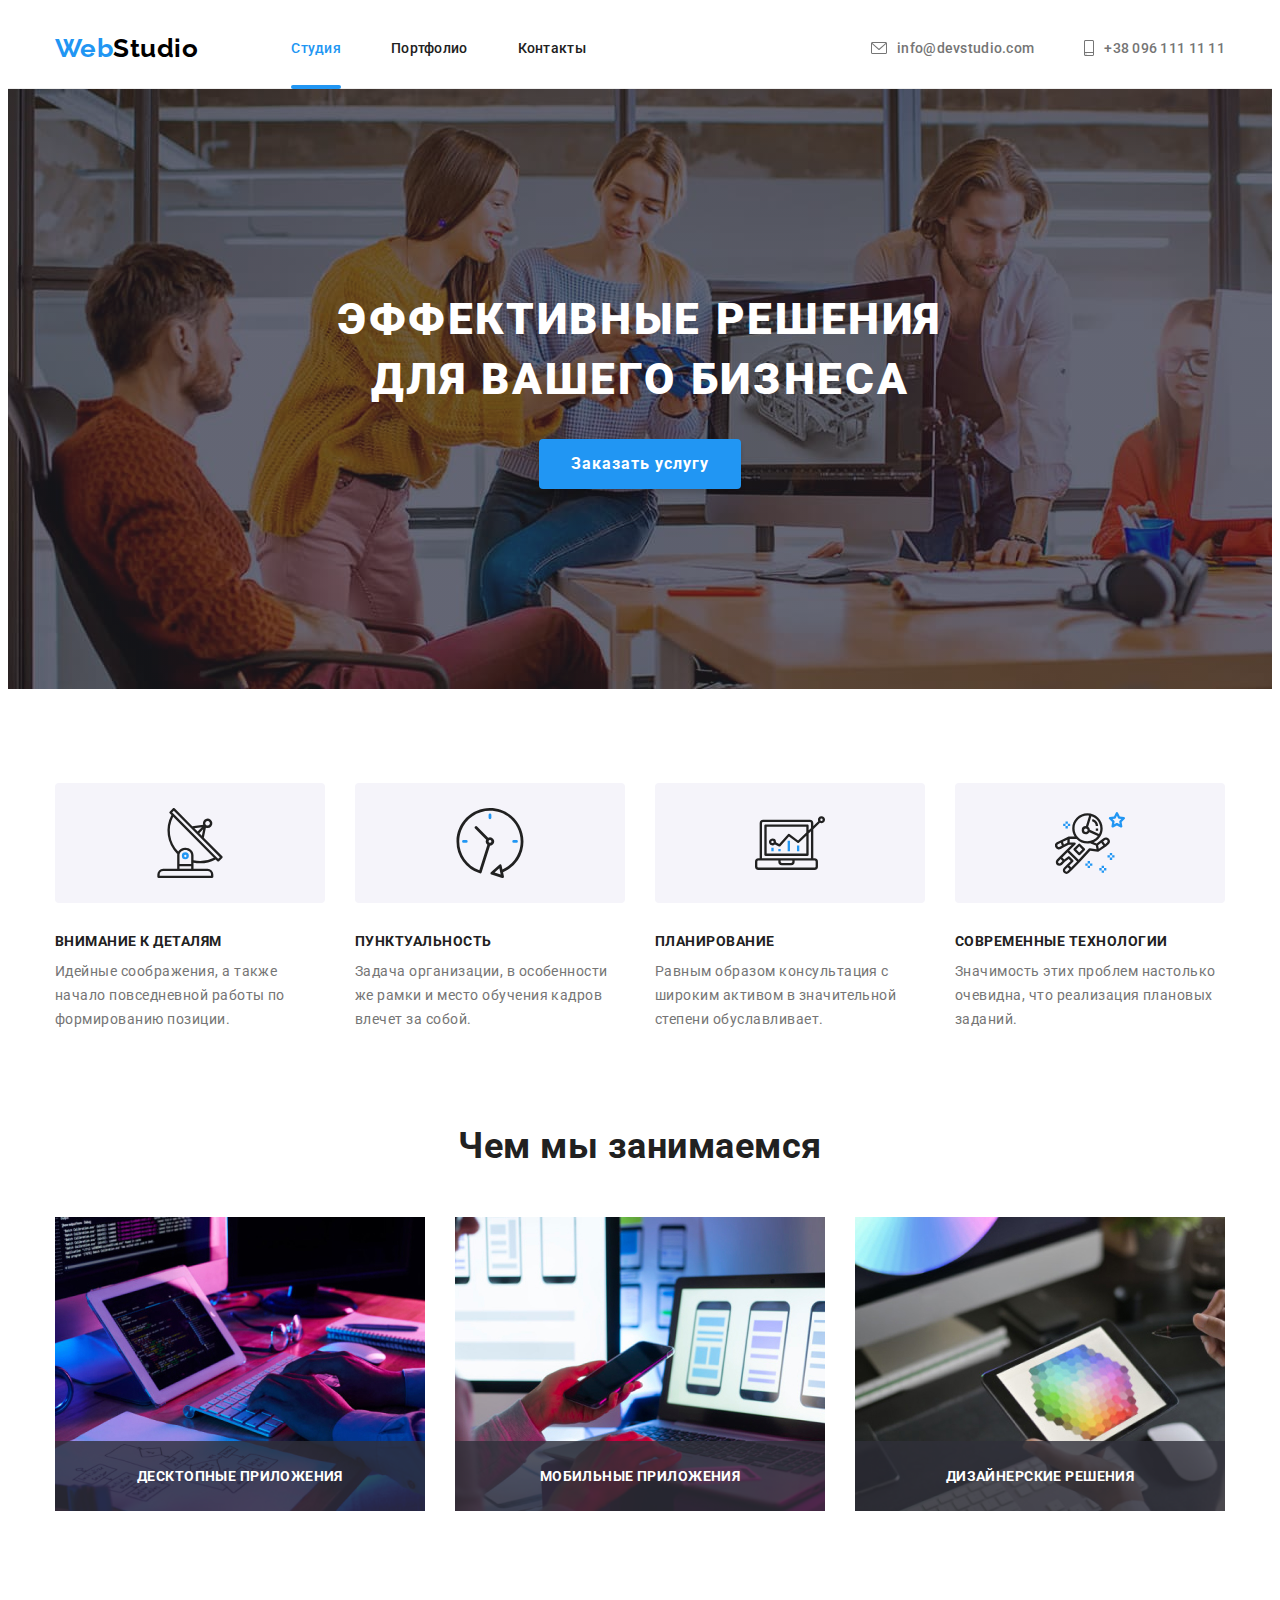
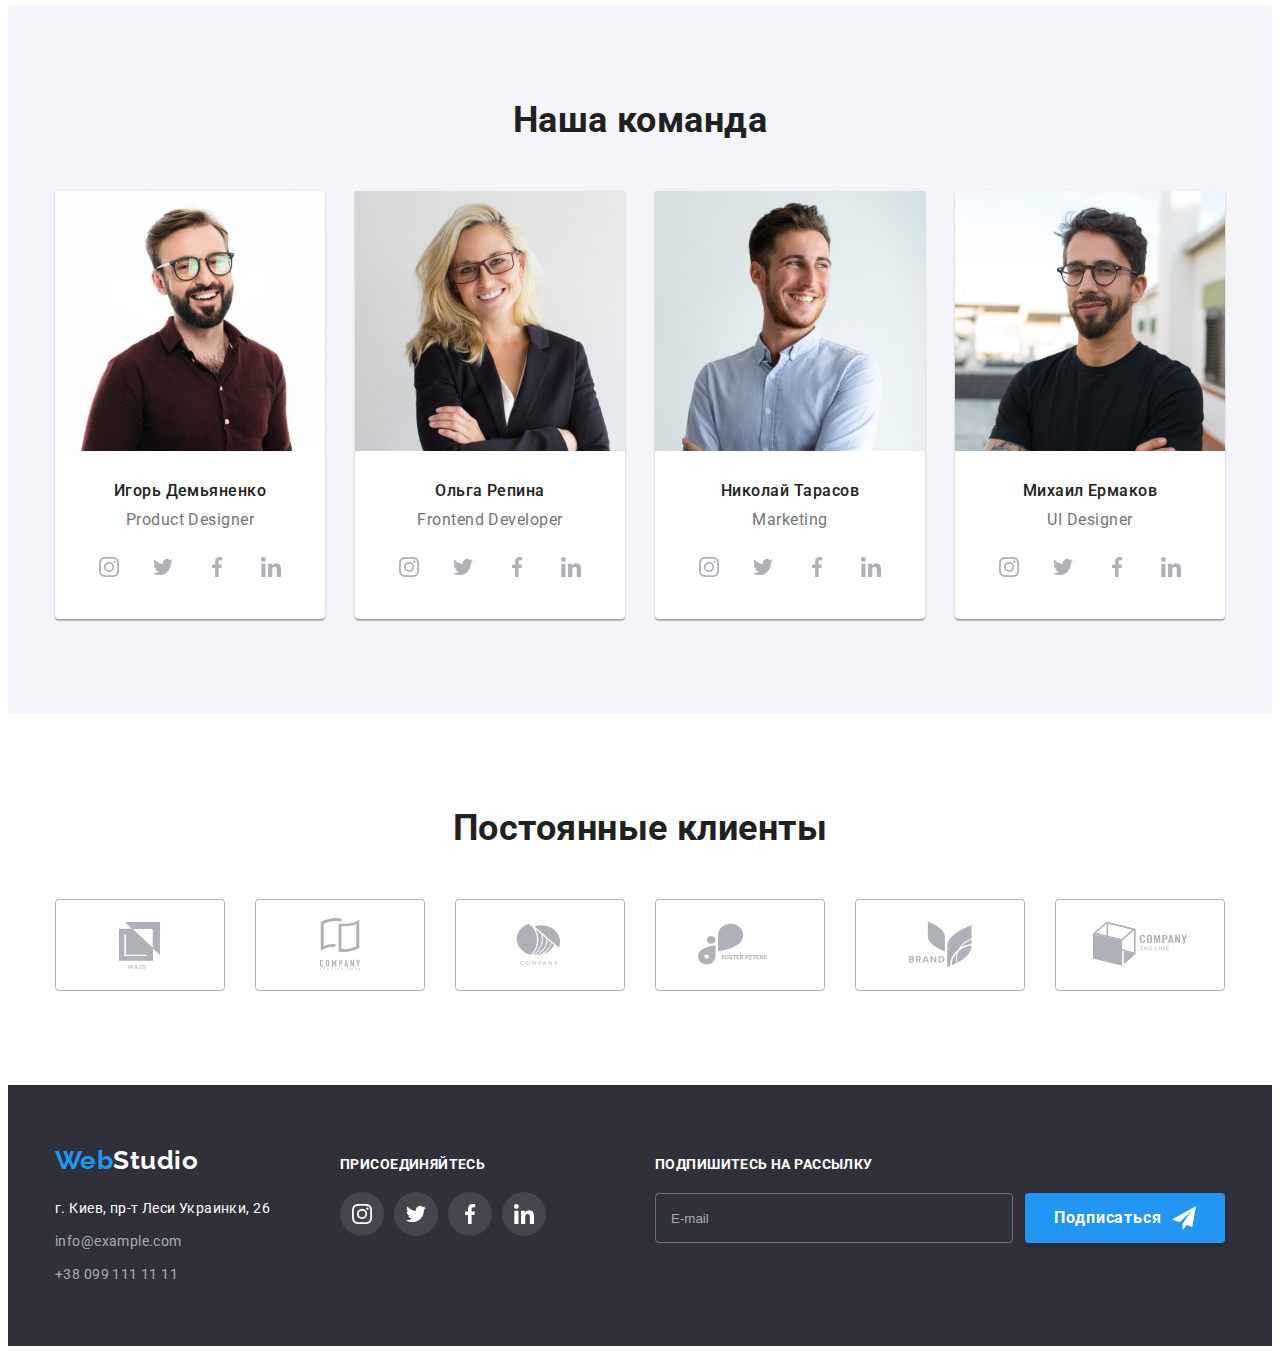
<file: index.html>
<!DOCTYPE html>
<html lang="ru">
<head>
    <meta charset="UTF-8">
    <meta http-equiv="X-UA-Compatible" content="IE=edge">
    <meta name="viewport" content="width=device-width, initial-scale=1.0">
    <link rel="stylesheet" href="https://cdnjs.cloudflare.com/ajax/libs/modern-normalize/1.1.0/modern-normalize.min.css" integrity="sha512-wpPYUAdjBVSE4KJnH1VR1HeZfpl1ub8YT/NKx4PuQ5NmX2tKuGu6U/JRp5y+Y8XG2tV+wKQpNHVUX03MfMFn9Q==" crossorigin="anonymous" referrerpolicy="no-referrer" />
    <link rel="stylesheet" href="./styles.css">
    <link href="https://fonts.googleapis.com/css2?family=Raleway:wght@700&family=Roboto:wght@400;500;700;900&display=swap" rel="stylesheet">
    <title>Студия</title>
</head>
<body>
    <header>
        <div class="container header-alignment">
            <a href="./index.html" lang="en" class="link logo-header"><span class="logo-part">Web</span>Studio</a>
            <nav>
            <ul class="list menu-alignment">
                <li><a href="./index.html" class="link main-menu current">Cтудия</a></li>
                <li><a href="./portfolio.html" class="link main-menu">Портфолио</a></li>
                <li><a href="" class="link main-menu">Контакты</a></li>
            </ul>
            </nav>
            <ul class="list contacts-alignment">
                <li><a class="link contacts-header" href="mailto:info@devstudio.com"> 
                    <svg class="contacts-icon" width="16" height="12">
                        <use href="./images/sprite.svg#icon-mail"></use>
                    </svg>
                    info@devstudio.com</a></li>
                <li><a class="link contacts-header" href="tel:+380961111111">
                    <svg class="contacts-icon" width="10" height="16">
                        <use href="./images/sprite.svg#icon-tel"></use>
                    </svg>+38 096 111 11 11</a></li>
            </ul>
        </div>
    </header>
    <main>
        <section class="section hero">
            <div class="container">
                <h1 class="header-hero">Эффективные решения для вашего бизнеса</h1>
                <button type="button" class="hero-button" data-modal-open>Заказать услугу</button>
            </div>            
        </section>
        <section class="section">
            <div class="container">
                <h2 class="visually-hidden">Features</h2>
                <ul class="list alignment">
                    <li class="feature">
                        <div class="feature-box">
                            <svg width="70" height="70">
                            <use href="./images/sprite.svg#icon-antenna"/></svg>
                        </div>
                        <h3 class="feature-header">Внимание к деталям</h3>
                        <p class="feature-paragraph">Идейные соображения, а также начало повседневной работы по формированию позиции.</p>
                    </li>
                    <li class="feature">
                        <div class="feature-box">
                            <svg width="70" height="70">
                            <use href="./images/sprite.svg#icon-clock"/></svg>
                        </div>
                        <h3 class="feature-header">Пунктуальность</h3>
                        <p class="feature-paragraph">Задача организации, в особенности же рамки и место обучения кадров влечет за собой.</p>
                    </li>
                    <li class="feature">
                        <div class="feature-box">
                            <svg width="70" height="70">
                            <use href="./images/sprite.svg#icon-diagram"/></svg>
                        </div>
                        <h3 class="feature-header">Планирование</h3>
                        <p class="feature-paragraph">Равным образом консультация с широким активом в значительной степени обуславливает.</p>
                    </li>
                    <li class="feature">
                        <div class="feature-box">
                            <svg width="70" height="70">
                            <use href="./images/sprite.svg#icon-astronaut"/></svg>
                        </div>
                        <h3 class="feature-header">Современные технологии</h3>
                        <p class="feature-paragraph">Значимость этих проблем настолько очевидна, что реализация плановых заданий.</p>
                    </li>
                </ul>
            </div>
        </section>
        <section class="section no-padding">
            <div class="container">
                <h2 class="index-header">Чем мы занимаемся</h2>
                <ul class="list alignment">
                    <li class="employment">
                        <img src="./images/index/img1.jpg" alt="Программирование" width="370" height="294">
                        <p class="label">Десктопные приложения</p>
                    </li>
                    <li class="employment">
                        <img src="./images/index/img2.jpg" alt="Разработка" width="370" height="294">
                        <p class="label">Мобильные приложения</p>
                    </li>
                    <li class="employment">
                        <img src="./images/index/img3.jpg" alt="Дизайн" width="370" height="294">
                        <p class="label">Дизайнерские решения</p>
                    </li>
                </ul>   
            </div>
        </section>
        <section class="section team">
            <div class="container">
                <h2 class="index-header">Наша команда</h2>
                <ul class="list alignment">
                    <li class="team-card">
                        <img src="./images/index/igor.jpg" alt="Ольга Репина" width="270" height="260">
                        <div class="team-cards">
                            <h3 class="team-name">Игорь Демьяненко</h3>
                            <p class="team-post" lang="en">Product Designer</p>       
                            <ul class="list social-networks">
                                <li><a href="#" class="link social-network">
                                    <svg class="sn-icon" width="20" height="20">
                                    <use href="./images/sprite.svg#icon-instagram"/></svg>
                                </a></li>
                                <li><a href="#" class="link social-network">
                                    <svg class="sn-icon" width="20" height="20">
                                    <use href="./images/sprite.svg#icon-twitter"/></svg>
                                </a>
                                </li>
                                <li><a href="#" class="link social-network">
                                    <svg class="sn-icon" width="20" height="20">
                                    <use href="./images/sprite.svg#icon-facebook"/></svg>
                                </a></li>
                                <li><a href="#" class="link social-network">
                                    <svg class="sn-icon" width="20" height="20">
                                    <use href="./images/sprite.svg#icon-linkedin"/></svg>
                                </a></li>
                            </ul>                     
                        </div>
                    </li>
                    <li class="team-card">
                        <img src="./images/index/olga.jpg" alt="Ольга Репина" width="270" height="260">
                        <div class="team-cards">
                            <h3 class="team-name">Ольга Репина</h3>
                            <p class="team-post" lang="en">Frontend Developer</p>
                            <ul class="list social-networks">
                                <li><a href="#" class="link social-network">
                                    <svg class="sn-icon" width="20" height="20">
                                    <use href="./images/sprite.svg#icon-instagram"/></svg>
                                </a></li>
                                <li><a href="#" class="link social-network">
                                    <svg class="sn-icon" width="20" height="20">
                                    <use href="./images/sprite.svg#icon-twitter"/></svg>
                                </a>
                                </li>
                                <li><a href="#" class="link social-network">
                                    <svg class="sn-icon" width="20" height="20">
                                    <use href="./images/sprite.svg#icon-facebook"/></svg>
                                </a></li>
                                <li><a href="#" class="link social-network">
                                    <svg class="sn-icon" width="20" height="20">
                                    <use href="./images/sprite.svg#icon-linkedin"/></svg>
                                </a></li>
                            </ul> 
                        </div>
                    </li>
                    <li class="team-card">
                        <img src="./images/index/nick.jpg" alt="Николай Тарасов" width="270" height="260">
                        <div class="team-cards">
                            <h3 class="team-name">Николай Тарасов</h3>
                            <p class="team-post" lang="en">Marketing</p>
                            <ul class="list social-networks">
                                <li><a href="#" class="link social-network">
                                    <svg class="sn-icon" width="20" height="20">
                                    <use href="./images/sprite.svg#icon-instagram"/></svg>
                                </a></li>
                                <li><a href="#" class="link social-network">
                                    <svg class="sn-icon" width="20" height="20">
                                    <use href="./images/sprite.svg#icon-twitter"/></svg>
                                </a>
                                </li>
                                <li><a href="#" class="link social-network">
                                    <svg class="sn-icon" width="20" height="20">
                                    <use href="./images/sprite.svg#icon-facebook"/></svg>
                                </a></li>
                                <li><a href="#" class="link social-network">
                                    <svg class="sn-icon" width="20" height="20">
                                    <use href="./images/sprite.svg#icon-linkedin"/></svg>
                                </a></li>
                            </ul> 
                        </div>
                    </li>
                    <li class="team-card">
                        <img src="./images/index/mikh.jpg" alt="Михаил Ермаков" width="270" height="260">
                        <div class="team-cards">
                            <h3 class="team-name">Михаил Ермаков</h3>
                            <p class="team-post" lang="en">UI Designer</p>
                            <ul class="list social-networks">
                                <li><a href="#" class="link social-network">
                                    <svg class="sn-icon" width="20" height="20">
                                    <use href="./images/sprite.svg#icon-instagram"/></svg>
                                </a></li>
                                <li><a href="#" class="link social-network">
                                    <svg class="sn-icon" width="20" height="20">
                                    <use href="./images/sprite.svg#icon-twitter"/></svg>
                                </a>
                                </li>
                                <li><a href="#" class="link social-network">
                                    <svg class="sn-icon" width="20" height="20">
                                    <use href="./images/sprite.svg#icon-facebook"/></svg>
                                </a></li>
                                <li><a href="#" class="link social-network">
                                    <svg class="sn-icon" width="20" height="20">
                                    <use href="./images/sprite.svg#icon-linkedin"/></svg>
                                </a></li>
                            </ul> 
                        </div>
                    </li>
                </ul>
            </div>
        </section>
        <section class="section">
            <div class="container">
                <h2 class="index-header">Постоянные клиенты</h2>
                <ul class="list clients">
                    <li class="client"><a href="#" class="link client-link">
                        <svg class="client-icon" width="106" height="60">
                        <use href="./images/sprite.svg#icon-Logo-1"/></svg>
                    </a></li>
                    <li class="client"><a href="#" class="link client-link">
                        <svg class="client-icon" width="106" height="60">
                        <use href="./images/sprite.svg#icon-Logo-2"/></svg>
                    </a></li>
                    <li class="client"><a href="#" class="link client-link">
                        <svg class="client-icon" width="106" height="60">
                        <use href="./images/sprite.svg#icon-Logo-3"/></svg>
                    </a></li>
                    <li class="client"><a href="#" class="link client-link">
                        <svg class="client-icon" width="106" height="60">
                        <use href="./images/sprite.svg#icon-Logo-4"/></svg>
                    </a></li>
                    <li class="client"><a href="#" class="link client-link">
                        <svg class="client-icon" width="106" height="60">
                        <use href="./images/sprite.svg#icon-Logo-5"/></svg>
                    </a></li>
                    <li class="client"><a href="#" class="link client-link">
                        <svg class="client-icon" width="106" height="60">
                        <use href="./images/sprite.svg#icon-Logo-6"/></svg>
                    </a></li>
                </ul>
            </div>
        </section>
    </main>
    <footer>
        <div class="container footer-alignment">
            <div class="links-footer">
                <a href="./index.html" lang="en" class="link logo-footer"><span class="logo-part">Web</span>Studio</a>
                <address>
                <ul class="list">
                    <li><a href="https://goo.gl/maps/jvZkEeuZgT2ocz416" rel="noopener nofollow noreferrer" class="link adress-footer">г. Киев, пр-т Леси Украинки, 26</a></li>
                    <li class="contacts-list-footer"><a href="mailto:info@example.com" class="link contacts-footer">info@example.com</a></li>
                    <li class="contacts-list-footer"><a href="tel:+380991111111" class="link contacts-footer">+38 099 111 11 11</a></li>
                </ul>
                </address> 
            </div>   
            <div class="sn-footer">
                <strong class="header-footer">присоединяйтесь</strong>
                <ul class="list social-networks">
                    <li><a href="#" class="link sn-footer-link">
                            <svg width="20" height="20">
                            <use href="./images/sprite.svg#icon-instagram"/></svg>
                        </a>
                    </li>
                    <li><a href="#" class="link sn-footer-link">
                            <svg width="20" height="20">
                            <use href="./images/sprite.svg#icon-twitter"/></svg>
                        </a>
                    </li>
                    <li><a href="#" class="link sn-footer-link">
                            <svg width="20" height="20">
                            <use href="./images/sprite.svg#icon-facebook"/></svg>
                        </a>
                    </li>
                    <li><a href="#" class="link sn-footer-link">
                            <svg width="20" height="20">
                            <use href="./images/sprite.svg#icon-linkedin"/></svg>
                        </a>
                    </li>
                </ul>
            </div> 
            <div class="send">
                <strong class="header-footer">подпишитесь на рассылку</strong>
                <form class="send-form">
                    <label>
                        <input type="email" name="email" class="send-email" placeholder="E-mail" required>
                    </label>
                    <button type="submit" class="send-button">
                            Подписаться
                            <svg width="24" height="24">
                                <use href="./images/sprite.svg#icon-send"/></svg>
                    </button>
                </form>
            </div>
        </div>
    </footer> 
    <div class="backdrop is-hidden" data-modal>
        <div class="modal">
            <button class="close-button" data-modal-close>
                <svg class="close-icon" width="11" height="11">
                <use href="./images/sprite.svg#icon-close"/></svg>
            </button>
            <strong class="modal-header">Оставьте свои данные, мы вам перезвоним</strong>
            <form class="modal-form">
                <div class="form-div">
                    <label for="name" class="form-label">Имя</label>
                    <input class="form-input" type="text" name="name" id="name" placeholder=" " required>
                    <svg width="18" height="18" class="modal-icon">
                        <use href="./images/sprite.svg#icon-person"/>
                    </svg>
                </div>
                <div class="form-div">
                    <label for="tel" class="form-label">Телефон</label>
                    <input class="form-input" type="tel" name="tel" id="tel" placeholder=" " required>
                    <svg width="18" height="18" class="modal-icon">
                        <use href="./images/sprite.svg#icon-phone"/>
                    </svg>
                </div>
                <div class="form-div">
                    <label for="email" class="form-label">Почта</label>
                    <input class="form-input" type="email" name="email" id="email" placeholder=" " required>
                    <svg width="18" height="18" class="modal-icon">
                        <use href="./images/sprite.svg#icon-email"/>
                    </svg>
                </div>
                <div class="form-div">
                    <label for="comment" class="form-label">Комментарий</label>
                    <textarea name="comment" id="comment" placeholder="Введите текст" class="comment-input"></textarea>
                </div>
                <div class="check-div">
                    <label class="check-label">
                        <input type="checkbox" class="checkbox" name="agree" value="agree" required>
                        <span class="check-icon"></span>Соглашаюсь с рассылкой и принимаю&nbsp;
                        <a href="#" class="link check-link">Условия договора</a>
                    </label>
                </div>
                <button type="submit" class="modal-button">
                    Отправить
                </button>
            </form>
        </div>
    </div>
    <script src="./modal.js"></script>
</body>
</html>
</file>
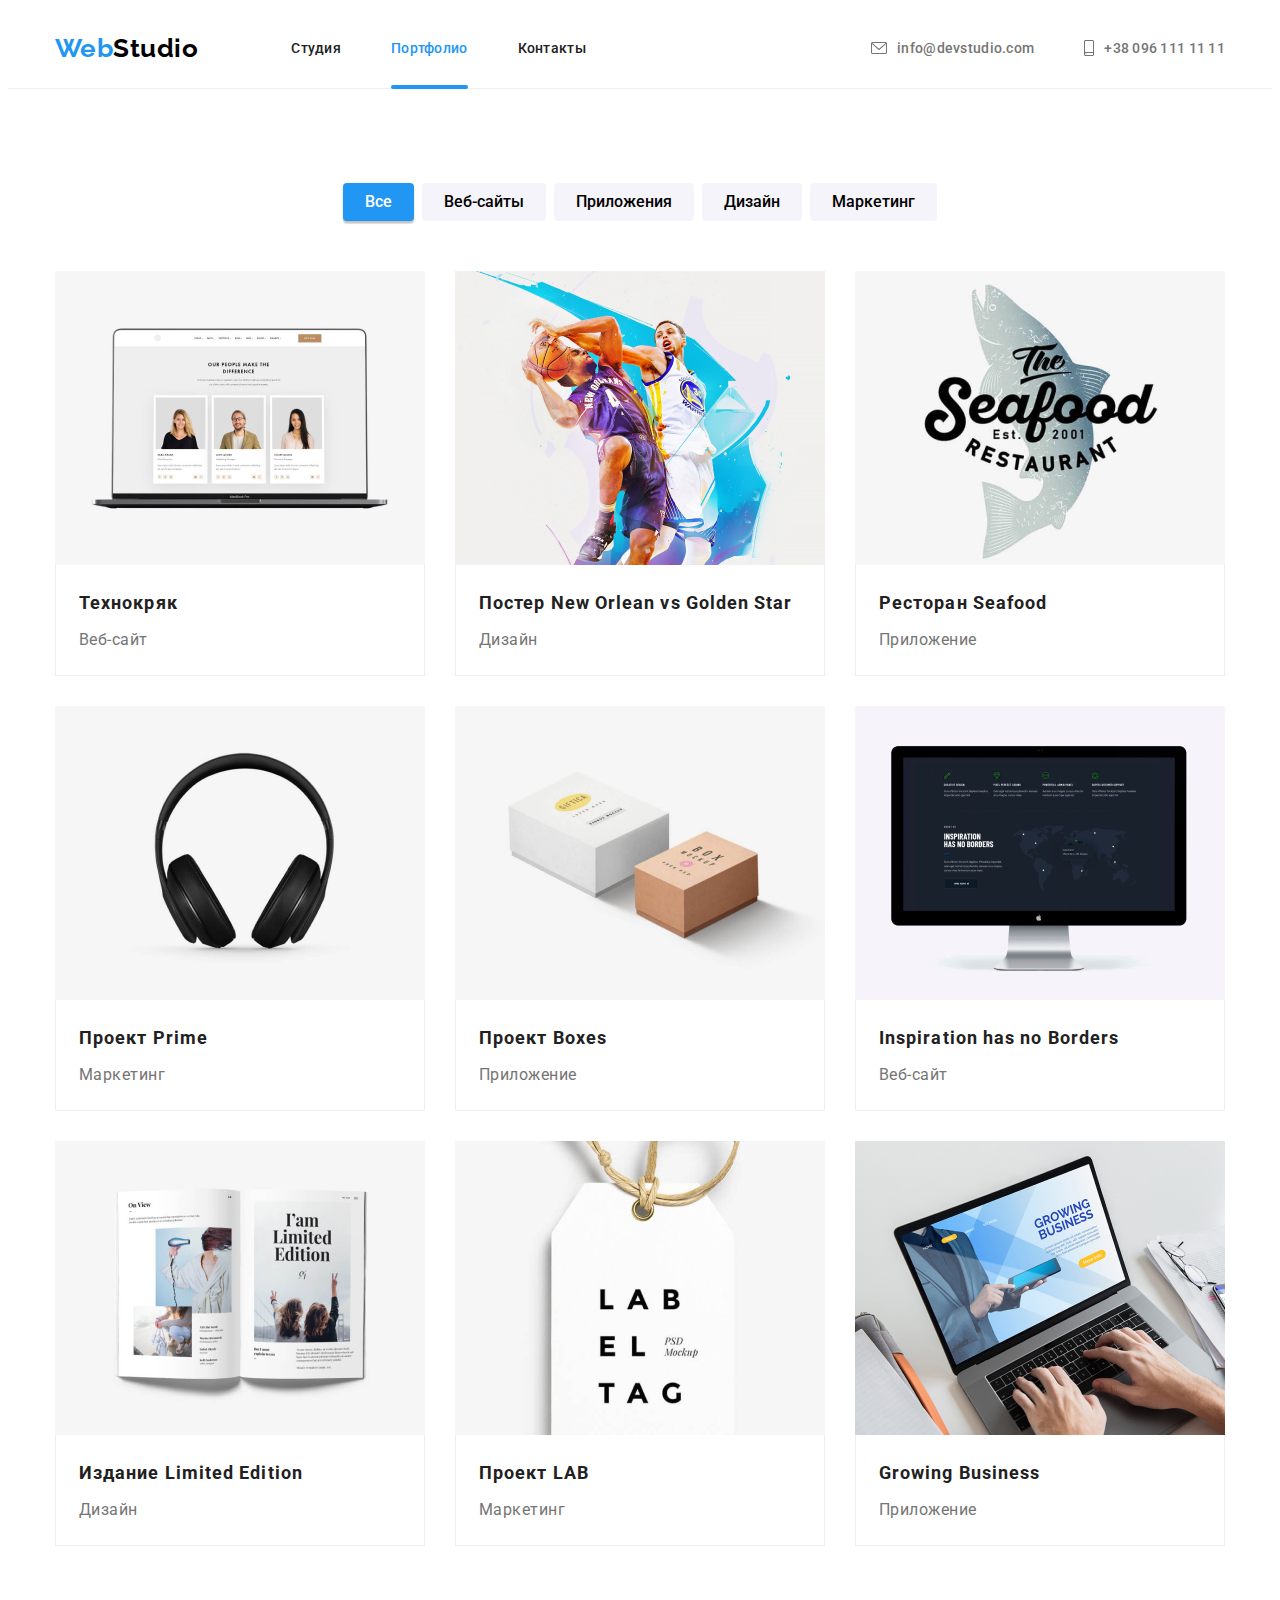
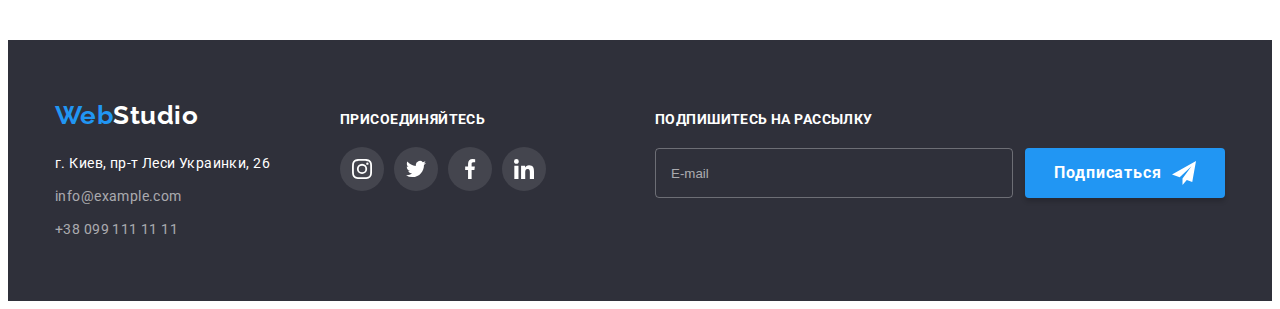
<file: portfolio.html>
<!DOCTYPE html>
<html lang="ru">
<head>
    <meta charset="UTF-8">
    <meta http-equiv="X-UA-Compatible" content="IE=edge">
    <meta name="viewport" content="width=device-width, initial-scale=1.0">
    <link rel="stylesheet" href="https://cdnjs.cloudflare.com/ajax/libs/modern-normalize/1.1.0/modern-normalize.min.css" integrity="sha512-wpPYUAdjBVSE4KJnH1VR1HeZfpl1ub8YT/NKx4PuQ5NmX2tKuGu6U/JRp5y+Y8XG2tV+wKQpNHVUX03MfMFn9Q==" crossorigin="anonymous" referrerpolicy="no-referrer" />
    <link rel="stylesheet" href="./styles.css">
    <link href="https://fonts.googleapis.com/css2?family=Raleway:wght@700&family=Roboto:wght@400;500;700;900&display=swap" rel="stylesheet">
    <title>Портфолио</title>
</head>
<body>
    <header>
        <div class="container header-alignment">
            <a href="./index.html" lang="en" class="link logo-header"><span class="logo-part">Web</span>Studio</a>
            <nav>
            <ul class="list menu-alignment">
                <li><a href="./index.html" class="link main-menu">Cтудия</a></li>
                <li><a href="./portfolio.html" class="link main-menu current">Портфолио</a></li>
                <li><a href="" class="link main-menu">Контакты</a></li>
            </ul>
            </nav>
            <ul class="list contacts-alignment">
                <li><a class="link contacts-header" href="mailto:info@devstudio.com"> 
                    <svg class="contacts-icon" width="16" height="12">
                        <use href="./images/sprite.svg#icon-mail"></use>
                    </svg>
                    info@devstudio.com</a></li>
                <li><a class="link contacts-header" href="tel:+380961111111">
                    <svg class="contacts-icon" width="10" height="16">
                        <use href="./images/sprite.svg#icon-tel"></use>
                    </svg>+38 096 111 11 11</a></li>
            </ul>
        </div>
    </header>
    <main>
        <section class="section">
            <div class="container">
                <h1 class="visually-hidden">Projects</h1>
                <ul class="list filters">
                    <li><button type="button" class="filter current-btn">Все</button></li>
                    <li><button type="button" class="filter">Веб-сайты</button></li>
                    <li><button type="button" class="filter">Приложения</button></li>
                    <li><button type="button" class="filter">Дизайн</button></li>
                    <li><button type="button" class="filter">Маркетинг</button></li>
                </ul>        
                <ul class="list projects">
                    <li class="project">
                        <a href="#" class="link project-link">
                            <div class="project-descr">
                                <img src="./images/portfolio/img1.jpg" alt="Технокряк" width="370" height="294">
                                <p class="overlay">Ресурс предлагает комплексные предложения с разным уровнем функционала и сервисов. Все это позволит посетителю получить исчерпывающие сведения о компании или частном лице.</p>
                            </div>
                            <div class="project-border">
                                <h2 class="project-header">Технокряк</h2>
                                <p class="project-paragraph">Веб-сайт</p>
                            </div>
                        </a>
                    </li>
                    <li class="project">
                        <a href="#" class="link project-link">
                            <div class="project-descr">
                                <img src="./images/portfolio/img2.jpg" alt="Постер New Orlean vs Golden Star" width="370" height="294">
                                <p class="overlay">Ресурс предлагает комплексные предложения с разным уровнем функционала и сервисов. Все это позволит посетителю получить исчерпывающие сведения о компании или частном лице.</p>
                            </div>                            
                            <div class="project-border">
                                <h2 class="project-header">Постер <span lang="en">New Orlean vs Golden Star</span></h2>
                                <p class="project-paragraph">Дизайн</p>
                            </div>
                        </a>
                    </li>
                    <li class="project">
                        <a href="#" class="link project-link">
                            <div class="project-descr">
                                <img src="./images/portfolio/img3.jpg" alt="Ресторан Seafood" width="370" height="294">
                                <p class="overlay">Ресурс предлагает комплексные предложения с разным уровнем функционала и сервисов. Все это позволит посетителю получить исчерпывающие сведения о компании или частном лице.</p>
                            </div>                            
                            <div class="project-border">
                                <h2 class="project-header">Ресторан <span lang="en">Seafood</span></h2>
                                <p class="project-paragraph">Приложение</p>
                            </div>
                        </a>
                    </li>
                    <li class="project">
                        <a href="#" class="link project-link">
                            <div class="project-descr">
                                <img src="./images/portfolio/img4.jpg" alt="Проект Prime" width="370" height="294">
                                <p class="overlay">Ресурс предлагает комплексные предложения с разным уровнем функционала и сервисов. Все это позволит посетителю получить исчерпывающие сведения о компании или частном лице.</p>
                            </div>                            
                            <div class="project-border">
                                <h2 class="project-header">Проект <span lang="en">Prime</span></h2>
                                <p class="project-paragraph">Маркетинг</p>
                            </div>
                        </a>
                    </li>
                    <li class="project">
                        <a href="#" class="link project-link">
                            <div class="project-descr">
                                <img src="./images/portfolio/img5.jpg" alt="Проект Boxes" width="370" height="294">
                                <p class="overlay">Ресурс предлагает комплексные предложения с разным уровнем функционала и сервисов. Все это позволит посетителю получить исчерпывающие сведения о компании или частном лице.</p>
                            </div>                            
                            <div class="project-border">
                                <h2 class="project-header">Проект <span lang="en">Boxes</span></h2>
                                <p class="project-paragraph">Приложение</p>
                            </div>
                        </a>
                    </li>
                    <li class="project">
                        <a href="#" class="link project-link">
                            <div class="project-descr">
                                <img src="./images/portfolio/img6.jpg" alt="Inspiration has no Borders" width="370" height="294">
                                <p class="overlay">Ресурс предлагает комплексные предложения с разным уровнем функционала и сервисов. Все это позволит посетителю получить исчерпывающие сведения о компании или частном лице.</p>
                            </div>            
                            <div class="project-border">
                                <h2 class="project-header" lang="en">Inspiration has no Borders</h2>
                                <p class="project-paragraph">Веб-сайт</p>
                            </div>
                        </a>
                    </li>
                    <li class="project">
                        <a href="#" class="link project-link">
                            <div class="project-descr">
                                <img src="./images/portfolio/img7.jpg" alt="Издание Limited Edition" width="370" height="294">
                                <p class="overlay">Ресурс предлагает комплексные предложения с разным уровнем функционала и сервисов. Все это позволит посетителю получить исчерпывающие сведения о компании или частном лице.</p>
                            </div>
                            <div class="project-border">
                                <h2 class="project-header">Издание <span lang="en">Limited Edition</span></h2>
                                <p class="project-paragraph">Дизайн</p>
                            </div>
                        </a>
                    </li>
                    <li class="project">
                        <a href="#" class="link project-link">
                            <div class="project-descr">
                                <img src="./images/portfolio/img8.jpg" alt="Проект LAB" width="370" height="294">
                                <p class="overlay">Ресурс предлагает комплексные предложения с разным уровнем функционала и сервисов. Все это позволит посетителю получить исчерпывающие сведения о компании или частном лице.</p>
                            </div>
                            <div class="project-border">
                                <h2 class="project-header">Проект <span lang="en">LAB</span></h2>
                                <p class="project-paragraph">Маркетинг</p> 
                            </div>                     
                        </a>
                    </li>
                    <li class="project">
                        <a href="#" class="link project-link">
                            <div class="project-descr">
                                <img src="./images/portfolio/img9.jpg" alt="Growing Business" width="370" height="294">
                                <p class="overlay">Ресурс предлагает комплексные предложения с разным уровнем функционала и сервисов. Все это позволит посетителю получить исчерпывающие сведения о компании или частном лице.</p>
                            </div>
                            <div class="project-border">
                                <h2 class="project-header" lang="en">Growing Business</h2>
                                <p class="project-paragraph">Приложение</p>   
                            </div>   
                        </a>
                    </li>
                </ul>
            </div>
        </section>
    </main>
    <footer>
        <div class="container footer-alignment">
            <div class="links-footer">
                <a href="./index.html" lang="en" class="link logo-footer"><span class="logo-part">Web</span>Studio</a>
                <address>
                <ul class="list">
                    <li><a href="https://goo.gl/maps/jvZkEeuZgT2ocz416" rel="noopener nofollow noreferrer" class="link adress-footer">г. Киев, пр-т Леси Украинки, 26</a></li>
                    <li class="contacts-list-footer"><a href="mailto:info@example.com" class="link contacts-footer">info@example.com</a></li>
                    <li class="contacts-list-footer"><a href="tel:+380991111111" class="link contacts-footer">+38 099 111 11 11</a></li>
                </ul>
                </address> 
            </div>   
            <div class="sn-footer">
                <h3 class="header-footer">присоединяйтесь</h3>
                <ul class="list social-networks">
                    <li><a href="#" class="link sn-footer-link">
                            <svg width="20" height="20">
                            <use href="./images/sprite.svg#icon-instagram"/></svg>
                        </a>
                    </li>
                    <li><a href="#" class="link sn-footer-link">
                            <svg width="20" height="20">
                            <use href="./images/sprite.svg#icon-twitter"/></svg>
                        </a>
                    </li>
                    <li><a href="#" class="link sn-footer-link">
                            <svg width="20" height="20">
                            <use href="./images/sprite.svg#icon-facebook"/></svg>
                        </a>
                    </li>
                    <li><a href="#" class="link sn-footer-link">
                            <svg width="20" height="20">
                            <use href="./images/sprite.svg#icon-linkedin"/></svg>
                        </a>
                    </li>
                </ul>
            </div>            
            <div class="send">
                <strong class="header-footer">подпишитесь на рассылку</strong>
                <form class="send-form">
                    <label>
                        <input type="email" name="email" class="send-email" placeholder="E-mail" required>
                    </label>
                    <button type="submit" class="send-button">
                            Подписаться
                            <svg width="24" height="24">
                                <use href="./images/sprite.svg#icon-send"/></svg>
                    </button>
                </form>
            </div>
        </div>
    </footer> 
</body>
</html>
</file>
<file: styles.css>
html {
    box-sizing: border-box;
}

*,
*::after,
*::before {
    box-sizing: inherit;
}

body {
    font-family: 'Roboto', 'Raleway', sans-serif;
    color: #212121;
    letter-spacing: 0.03em;
}

p,
h1,
h2,
h3,
h4,
h5,
h6 {
    margin: 0;
}


ul,
ol{
    margin: 0;
    padding-left: 0;
}

img {
    display: block;
    max-width: 100%;
    height: auto;
}


.container {
    width: 1200px;
    margin-left: auto;
    margin-right: auto;
    padding-left: 15px;
    padding-right: 15px;
}

:root {
    --bgd-color: #2F303A;
    --translucent-bgd-color: rgba(47, 48, 58, 0.4);
    --label-bgd-color: rgba(47, 48, 58, 0.8);
    --accent-color: #2196F3;
    --special-color: #188CE8;
    --p-color: #757575;
    --milk-color: #F5F4FA;
    --main-color: #212121;
    --clear-gray-color: rgba(255, 255, 255, 0.6);
    --email-border-color: rgba(255, 255, 255, 0.3);
    --light-gray-color: rgba(238, 238, 238, 1);
    --translucent-white-color: rgba(255, 255, 255, 0.1);
    --white-color: #fff;
    --black-color: #000;
    --sn-icon-color: #AFB1B8;
    --overlay-color: rgba(33, 150, 243, 0.9);
    --backdrop-color: rgba(0, 0, 0, 0.2);
    --border-btn-color: rgba(0, 0, 0, 0.1);
    --border-input-color: rgba(33, 33, 33, 0.2);
    --placeholder-color: rgba(117, 117, 117, 0.5);
    --button-shadow-color: rgba(0, 0, 0, 0.15);
}

.section {
    padding-top: 94px;
    padding-bottom: 94px;
}

.no-padding {
    padding-top: 0;
}

.link {
    text-decoration: none;
    transition: color 250ms cubic-bezier(0.4, 0, 0.2, 1);
}

.list {
    list-style-type: none;
}

.visually-hidden {
    position: absolute;
    width: 1px;
    height: 1px;
    margin: -1px;
    border: 0;
    padding: 0;
    white-space: nowrap;
    clip-path: inset(100%);
    clip: rect(0 0 0 0);
    overflow: hidden;
}

header {
    border-bottom: 1px solid var(--light-gray-color);
}

.logo-header {
    color: var(--black-color);
    font-family: 'Raleway';
    font-weight: 700;
    font-size: 26px;
    line-height: 31px;
    margin-right:93px;
    padding: 25px 0 24px;
}

.logo-part {
    color: var(--accent-color);
}

.header-alignment {
    display: flex;
    align-items: center;
}

.menu-alignment {
    display: flex;
    gap: 50px;
}

.main-menu {
    position: relative;
    color: inherit;
    letter-spacing: 0.02em;
    font-weight: 500;
    font-size: 14px;
    line-height: 16px;
    display: block;
    padding: 32px 0;    
}

.main-menu::after {
    position: absolute;
    bottom: -1px;
    content: '';
    display: block;
    width: 100%;
    height: 4px;
    background-color: var(--accent-color);
    border-radius: 2px;
    opacity: 0;
    transform: scaleX(0);
    transition: transform 250ms cubic-bezier(0.4, 0, 0.2, 1), opacity 250ms cubic-bezier(0.4, 0, 0.2, 1);
}

.main-menu:hover::after {
    opacity: 1;
    transform: scaleX(1);
}

.link:hover,
.link:focus,
.current {
    color: var(--accent-color);
}

.current::after {
    position: absolute;
    bottom: -1px;
    content: '';
    display: block;
    width: 100%;
    height: 4px;
    background-color: var(--accent-color);
    border-radius: 2px;
    opacity: 1;
    transform: scaleX(1);
}


.contacts-alignment {
    display: flex;
    margin-left: auto;
    gap: 50px;
}

.contacts-header {
    color: var(--p-color);
    font-weight: 500;
    font-size: 14px;
    line-height: 16px;
    letter-spacing: 0.02em;
    display: flex;
    justify-content: center;
    align-items: center;
    padding: 32px 0;
}

.contacts-icon {
    margin-right: 10px;
    fill: currentColor;
    transition: fill 250ms cubic-bezier(0.4, 0, 0.2, 1);
}

.contacts-icon:hover,
.contacts-icon:focus {
    fill: currentColor;
}

.hero {
    background-color: var(--bgd-color);
    background-image:  
        linear-gradient(
            var(--translucent-bgd-color),
            var(--translucent-bgd-color)),
        url(./images/hero.jpg);
    max-width: 1600px; 
    margin-left: auto;
    margin-right: auto;
    text-align: center;
    padding: 200px 0;
}

.header-hero {
    font-weight: 900;
    font-size: 44px;
    line-height: 60px;
    color: var(--white-color);
    text-transform: uppercase;
    letter-spacing: 0.06em;
    margin-bottom: 30px;
}

.hero .container {
    width: 696px;
}

.hero-button {
    color: var(--white-color);
    background-color: var(--accent-color);
    cursor: pointer;
    border: none;
    box-shadow: 0px 4px 4px rgba(0, 0, 0, 0.15);
    border-radius: 4px;
    padding: 10px 32px;
    font-weight: 700;
    font-size: 16px;
    line-height: 30px;
    letter-spacing: 0.06em;
    font-family: inherit;
    transition: background-color 250ms cubic-bezier(0.4, 0, 0.2, 1);
}

.hero-button:hover,
.hero-button:focus,
.send-button:hover,
.send-button:focus,
.modal-button:hover,
.modal-button:focus {
    background-color: var(--special-color);
}

.alignment {
    display: flex;
    gap: 30px;
}

.feature {
    flex-basis: calc((100% - 90px) / 4);
}

.feature-box {
    width: 100%;
    height: 120px;
    background-color: var(--milk-color);
    border-radius: 4px;
    margin-bottom: 30px;
    display: flex;
    justify-content: center;
    align-items: center;
}

.feature-header {
    font-weight: 700;
    font-size: 14px;
    line-height: 16px;
    text-transform: uppercase;
    width: 270px;
    margin-bottom: 10px;
}

.feature-paragraph {
    font-weight: 400;
    font-size: 14px;
    line-height: 24px;
    color: var(--p-color);
    width: 270px;
}

.employment {
    position: relative;
}

.label {
    position: absolute;
    bottom: 0;
    width: 100%;
    height: 70px;
    display: flex;
    align-items: center;
    justify-content: center;
    font-weight: 700;
    font-size: 14px;
    line-height: 16px;
    text-align: center;
    letter-spacing: 0.03em;
    text-transform: uppercase;
    color: var(--white-color);
    background-color: var(--label-bgd-color);
}

.index-header {
    font-weight: 700;
    font-size: 36px;
    line-height: 42px;
    text-align: center;
    margin-bottom: 50px;
}

.team {
    background-color: var(--milk-color);
}

.team-cards {
    padding: 30px 0;
}

.team-card {
    box-shadow: 0px 1px 3px rgba(0, 0, 0, 0.12), 0px 1px 1px rgba(0, 0, 0, 0.14), 0px 2px 1px rgba(0, 0, 0, 0.2);
    border-radius: 0px 0px 4px 4px;
    background-color: var(--white-color);
    text-align: center;
}

.team-name {
    font-weight: 500;
    font-size: 16px;
    line-height: 19px;
    margin-bottom: 10px;
}

.team-post {
    font-weight: 400;
    font-size: 16px;
    line-height: 19px;
    color: var(--p-color);
    margin-bottom: 16px;
}

.social-networks {
    display: flex;
    justify-content: center;
    gap: 10px;
}

.social-network {
    display: flex;
    justify-content: center;
    align-items: center;
    background-color: inherit;
    width: 44px;
    height: 44px;
    border-radius: 50%;
    transition: background-color 250ms cubic-bezier(0.4, 0, 0.2, 1);
}

.social-network:hover,
.social-network:focus {
    background-color: var(--accent-color);
}

.sn-icon {
    fill: var(--sn-icon-color);
    transition: fill 250ms cubic-bezier(0.4, 0, 0.2, 1);
}

.social-network:hover .sn-icon,
.social-network:focus .sn-icon{
    fill: var(--white-color);
}

.clients {
    display: flex;
    justify-content: center;
    gap: 30px;
}

.client {
    height: 92px;
    flex-basis: calc((100% - 150px) / 6)
}

.client-link {
    width: 100%;
    height: 100%;
    border: 1px solid var(--sn-icon-color);
    border-radius: 4px;
    outline: transparent;
    display: flex;
    justify-content: center;
    align-items: center;
    transition: border-color 250ms cubic-bezier(0.4, 0, 0.2, 1);
}

.client-link:hover,
.client-link:focus {
    border-color: var(--accent-color);
}

.client-icon {
    fill: var(--sn-icon-color);
    transition: fill 250ms cubic-bezier(0.4, 0, 0.2, 1);
}

.client-link:hover .client-icon,
.client-link:focus .client-icon {
    fill: currentColor;
}

footer {
    background-color: var(--bgd-color);
    padding: 60px 0;
}

.footer-alignment {
    display: flex;
    align-items: baseline;
}


.logo-footer {
    color: var(--white-color);
    font-family: 'Raleway';
    font-weight: 700;
    font-size: 26px;
    line-height: 31px;
    display: block;
    margin-bottom: 20px;
}

.contacts-footer {
    font-family: inherit;
    font-style: normal;
    font-weight: 400;
    font-size: 14px;
    line-height: 24px;
    letter-spacing: 0.03em;
    color: var(--clear-gray-color);
    display: block;
}

.contacts-list-footer {
    margin-top: 9px;
}

.adress-footer {
    color: var(--white-color);
    display: flex;
    font-family: inherit;
    font-style: normal;
    margin-top: 20px;
    font-weight: 400;
    font-size: 14px;
    line-height: 24px;
    letter-spacing: 0.03em;
    color: var(--white-color);
}

.sn-footer {
    margin-left: 70px;
    display: flex;
    flex-direction: column;
}

.header-footer {
    font-weight: 700;
    font-size: 14px;
    line-height: 16px;
    letter-spacing: 0.03em;
    text-transform: uppercase;
    color: var(--white-color);
    margin-bottom: 20px;
}

.sn-footer-link {
    display: flex;
    justify-content: center;
    align-items: center;
    background-color: var(--translucent-white-color);
    fill: var(--white-color);
    width: 44px;
    height: 44px;
    border-radius: 50%;
    transition: background-color 250ms cubic-bezier(0.4, 0, 0.2, 1);
}

.sn-footer-link:hover,
.sn-footer-link:focus {
    background-color: var(--accent-color);
}

.send {
    margin-left: auto;
}

.send-form {
    margin-top: 20px;
    display: flex;
    flex-direction: row;
    align-items: center;
    gap: 12px;
}

.send-email {
    width: 358px;
    height: 50px;
    padding: 16px 15px;
    background-color: inherit;
    border: 1px solid var(--email-border-color);
    border-radius: 4px;
    color: var(--white-color);
    cursor: pointer;
    transition: border-color 250ms cubic-bezier(0.4, 0, 0.2, 1);
}

.send-email:hover,
.send-email:focus,
.form-input:hover,
.form-input:focus,
.comment-input:hover,
.comment-input:focus {
    outline: none;
    border-color: var(--accent-color);
}

.send-email::placeholder {
    color: var(--clear-gray-color);
}

.send-button {
    cursor: pointer;
    display: flex;
    justify-content: center;
    width: 200px;
    height: 50px;
    padding: 10px 28px;
    gap: 10px;
    font-family: inherit;
    font-weight: 700;
    font-size: 16px;
    line-height: 30px;
    display: flex;
    align-items: center;
    text-align: center;
    letter-spacing: 0.06em;
    color: var(--white-color);
    fill: currentColor;
    background-color: var(--accent-color);
    box-shadow: 0px 4px 4px var(--button-shadow-color);
    border-radius: 4px;
    border: none;
}

.footer-form {
    display: flex;
    justify-content: center;
    gap: 12px;
}

.filters {
    display: flex;
    justify-content: center;
    margin-bottom: 50px;
    gap: 8px;
}

.filter {
    cursor: pointer;
    background-color: var(--milk-color);
    border-radius: 4px;
    border: none;
    padding: 6px 22px;
    font-weight: 500;
    font-size: 16px;
    line-height: 26px;
    text-align: center;
    font-family: inherit;
    transition: color 250ms cubic-bezier(0.4, 0, 0.2, 1), background-color 250ms cubic-bezier(0.4, 0, 0.2, 1), box-shadow 250ms cubic-bezier(0.4, 0, 0.2, 1);
}

.filter:focus,
.filter:hover,
.current-btn {
    color: var(--white-color);
    background-color: var(--accent-color);
    box-shadow: 0px 3px 1px rgba(0, 0, 0, 0.1), 0px 1px 2px rgba(0, 0, 0, 0.08), 0px 2px 2px rgba(0, 0, 0, 0.12);
}

.projects {
    display: flex;
    flex-wrap: wrap;
    gap: 30px;
}

.project {
    flex-basis: calc((100% - 60px) / 3);
}

.project-border {
    border: 1px solid var(--light-gray-color);
    background-color: var(--white-color);
    border-top: none;
    padding: 20px 23px;
}

.project-link {
    display: block;
    transition: box-shadow 250ms cubic-bezier(0.4, 0, 0.2, 1);
}

.project-link:hover,
.project-link:focus {
    box-shadow: 0px 1px 1px rgba(0, 0, 0, 0.12), 0px 4px 4px rgba(0, 0, 0, 0.06), 1px 4px 6px rgba(0, 0, 0, 0.16);
}

.project-descr{
    position: relative;
    overflow: hidden;
    width: 370px;
    height: 294px;
}

.overlay {
    position: absolute;
    bottom: 0;
    padding: 63px 24px;
    font-weight: 400;
    font-size: 18px;
    line-height: 28px;
    letter-spacing: 0.03em;
    color: var(--white-color);
    background-color: var(--overlay-color);
    width: 100%;
    height: 100%;    
    transform: translateY(100%);
    transition: transform 250ms cubic-bezier(0.4, 0, 0.2, 1);;
}

.project-link:hover .overlay,
.project-link:focus .overlay {
    transform: translateY(0);
}


.project-header {
    font-weight: 700;
    font-size: 18px;
    line-height: 36px;
    letter-spacing: 0.06em;
    color: var(--main-color);
    text-align: left;
    margin-bottom: 4px;
}

.project-paragraph {
    font-weight: 400;
    font-size: 16px;
    line-height: 30px;
    color: var(--p-color);
}

.backdrop {
    position: fixed;
    top: 0;
    left: 0;
    width: 100%;
    height: 100%;
    background-color: var(--backdrop-color);
    opacity: 1;
    transition: opacity 250ms cubic-bezier(0.4, 0, 0.2, 1);
}

.backdrop.is-hidden {
    opacity: 0;
    pointer-events: none;
}

.modal {
    position: absolute;
    top: 50%;
    left: 50%;
    display: flex;
    flex-direction: column;
    width: 528px;
    height: 581px;
    padding: 40px;
    background: var(--white-color);
    box-shadow: 0px 1px 3px rgba(0, 0, 0, 0.12), 0px 1px 1px rgba(0, 0, 0, 0.14), 0px 2px 1px rgba(0, 0, 0, 0.2);
    border-radius: 4px;
    transform: translate(-50%,-50%);
    transition: transform 250ms cubic-bezier(0.4, 0, 0.2, 1);
}

.backdrop.is-hidden .modal {
    transform: translate(-50%, -100%);
}

.close-button {
    position: absolute;
    top: 8px;
    right: 8px;
    width: 30px;
    height: 30px;
    display: flex;
    align-items: center;
    justify-content: center;
    border: 1px solid var(--border-btn-color);
    border-radius: 50%;
    background: var(--white-color);
    cursor: pointer;
}

.close-icon {
    fill: var(--black-color);
    transition: fill 250ms cubic-bezier(0.4, 0, 0.2, 1);
}

.close-button:hover .close-icon,
.close-button:focus .close-icon {
    fill: var(--accent-color);
}

.modal-header {
    text-align: center;
    font-weight: 700;
    font-size: 20px;
    line-height: 23px;
    letter-spacing: 0.03em;
    margin-bottom: 12px;
}

.form-div {
    position: relative;
    display: flex;
    flex-direction: column;
    margin-bottom: 10px;
}

.form-input {
    width: 100%;
    height: 40px;
    padding: 0 12px 0 42px;
    border: 1px solid var(--border-input-color);
    border-radius: 4px;
    cursor: pointer;
    font-weight: 400;
    font-size: 14px;
    line-height: 14px;
    letter-spacing: 0.01em;
    color: var(--main-color);
    transition: border-color 250ms cubic-bezier(0.4, 0, 0.2, 1);
}

.form-input::placeholder {
    font-weight: 400;
    font-size: 12px;
    line-height: 14px;
    letter-spacing: 0.01em;
    color: var(--main-color);
}

.form-label {
    margin-bottom: 4px;
    font-weight: 400;
    font-size: 12px;
    line-height: 14px;
    letter-spacing: 0.01em;
    color: var(--p-color);
    cursor: pointer;
}

.modal-icon {
    position: absolute;
    left: 12px;
    top: 50%;
    fill: var(--main-color);
    transition: fill 250ms cubic-bezier(0.4, 0, 0.2, 1);
}

.form-input:hover + .modal-icon,
.form-input:focus + .modal-icon {
    fill: var(--accent-color);
}

.comment-input {
    resize: none;
    width: 100%;
    height: 120px;
    padding: 12px 16px;
    border: 1px solid var(--border-input-color);
    border-radius: 4px;
    font-weight: 400;
    font-size: 14px;
    line-height: 14px;
    letter-spacing: 0.01em;
    transition: border-color 250ms cubic-bezier(0.4, 0, 0.2, 1);
}

.comment-input::placeholder {
    font-weight: 400;
    font-size: 12px;
    line-height: 14px;
    letter-spacing: 0.01em;
    color: var(--placeholder-color);
}

.modal-form .form-div:nth-child(4) {
    margin-bottom: 20px;
}

.check-div {
    margin-bottom: 30px;
    text-align: center;
}

.checkbox {
    position: absolute;
    width: 1px;
    height: 1px;
    margin: -1px;
    border: 0;
    padding: 0;
    white-space: nowrap;
    clip-path: inset(100%);
    clip: rect(0 0 0 0);
    overflow: hidden;
}

.check-label {
    cursor: pointer;
    display: flex;
    align-items: center;
    justify-content: center;
    font-style: normal;
    font-weight: 400;
    font-size: 14px;
    line-height: 24px;
    letter-spacing: 0.03em;
    color: var(--p-color);
}

.check-icon {
    margin-right: 7px;
    display: inline-block;
    width: 16px;
    height: 15px;
    background-image: url(./images/nocheck.svg);
    transition: background-image 250ms cubic-bezier(0.4, 0, 0.2, 1);
}

.checkbox:focus + .check-icon,
.checkbox:hover + .check-icon {
    background-image: url(./images/accent-nochek.svg);
}

.checkbox:checked + .check-icon {
    background-image: url(./images/check.svg);
}

.checkbox:checked:hover +.check-icon {
    background-image: url(./images/accent-nochek.svg);
}

.check-link {
    color: var(--accent-color);
    text-decoration: underline;
}

.modal-button {
    display: block;
    margin: 0 auto;
    padding: 10px 56px;
    font-weight: 700;
    font-size: 16px;
    line-height: 30px;
    background-color: var(--accent-color);
    box-shadow: 0px 4px 4px rgba(0, 0, 0, 0.15);
    border: 0px;
    border-radius: 4px;
    text-align: center;
    letter-spacing: 0.06em;
    color: var(--white-color);
    cursor: pointer;
    transition: background-color 250ms cubic-bezier(0.4, 0, 0.2, 1);
}
</file>
